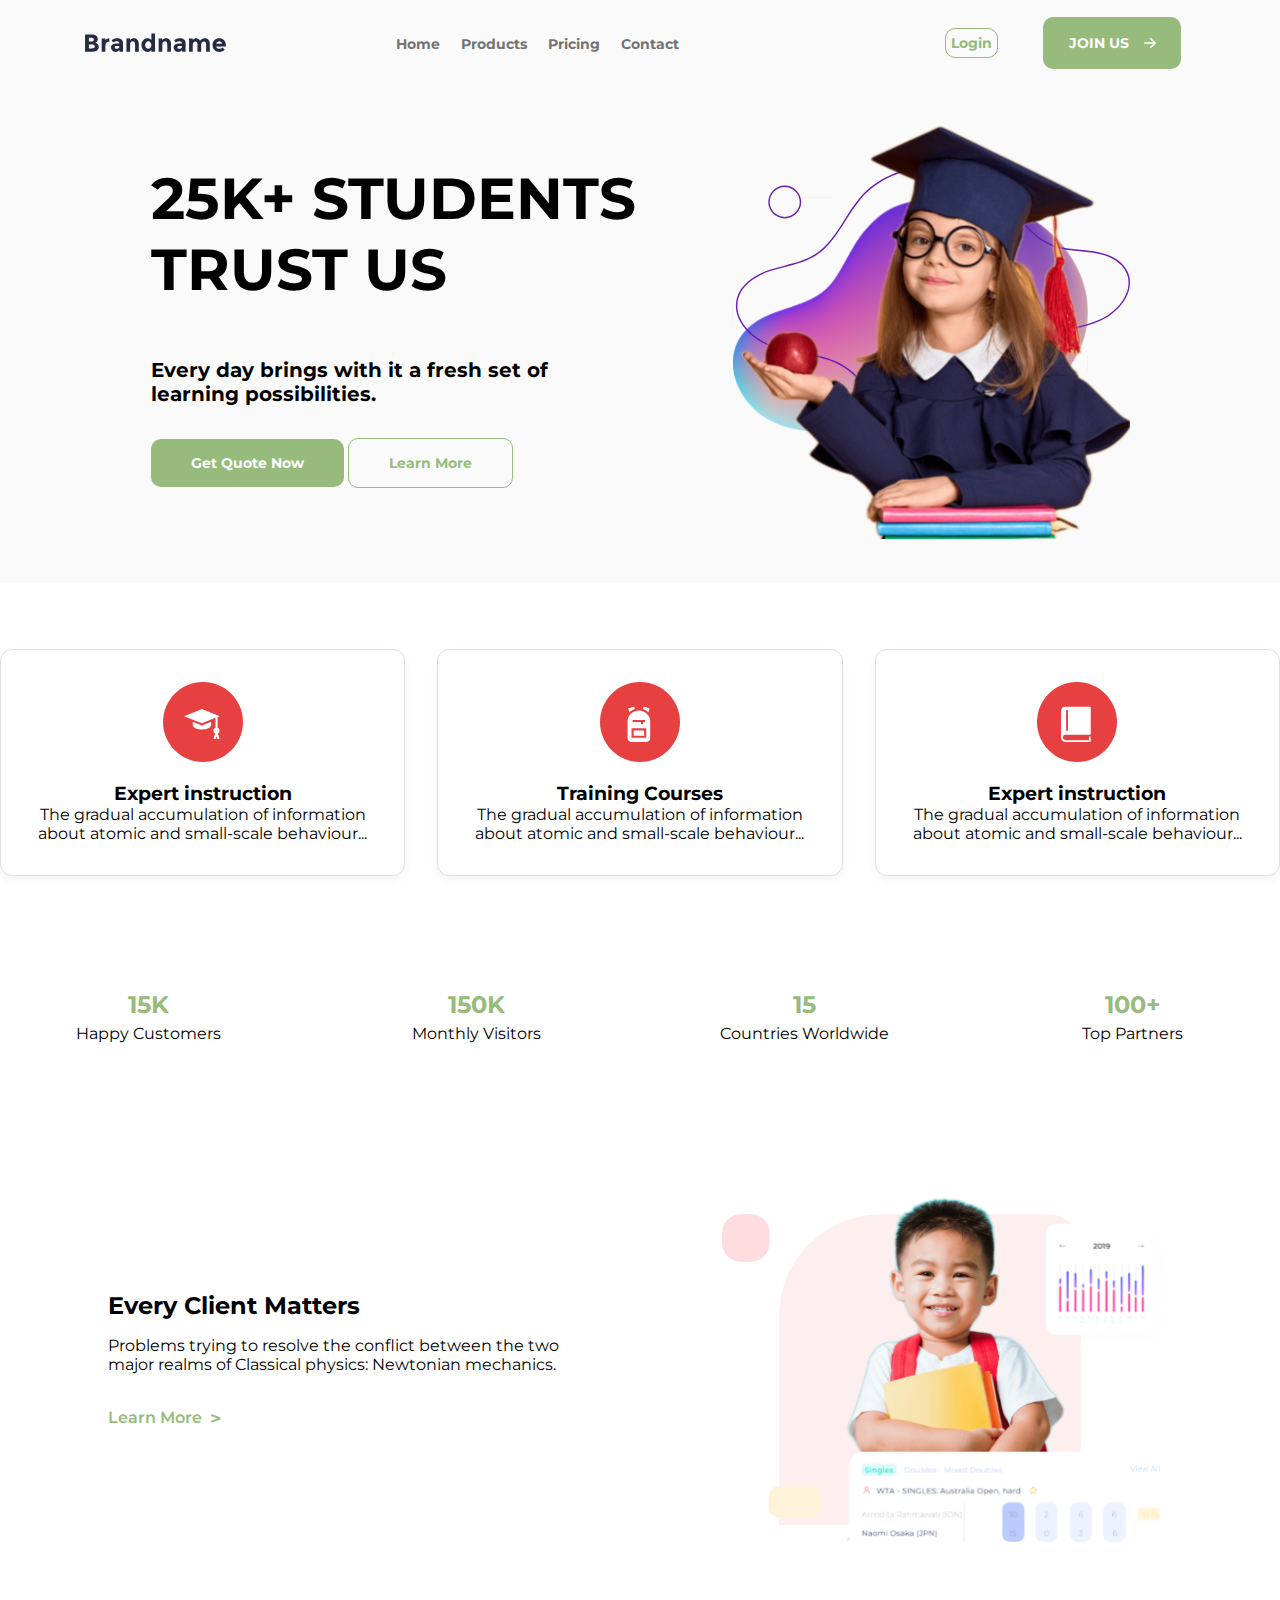
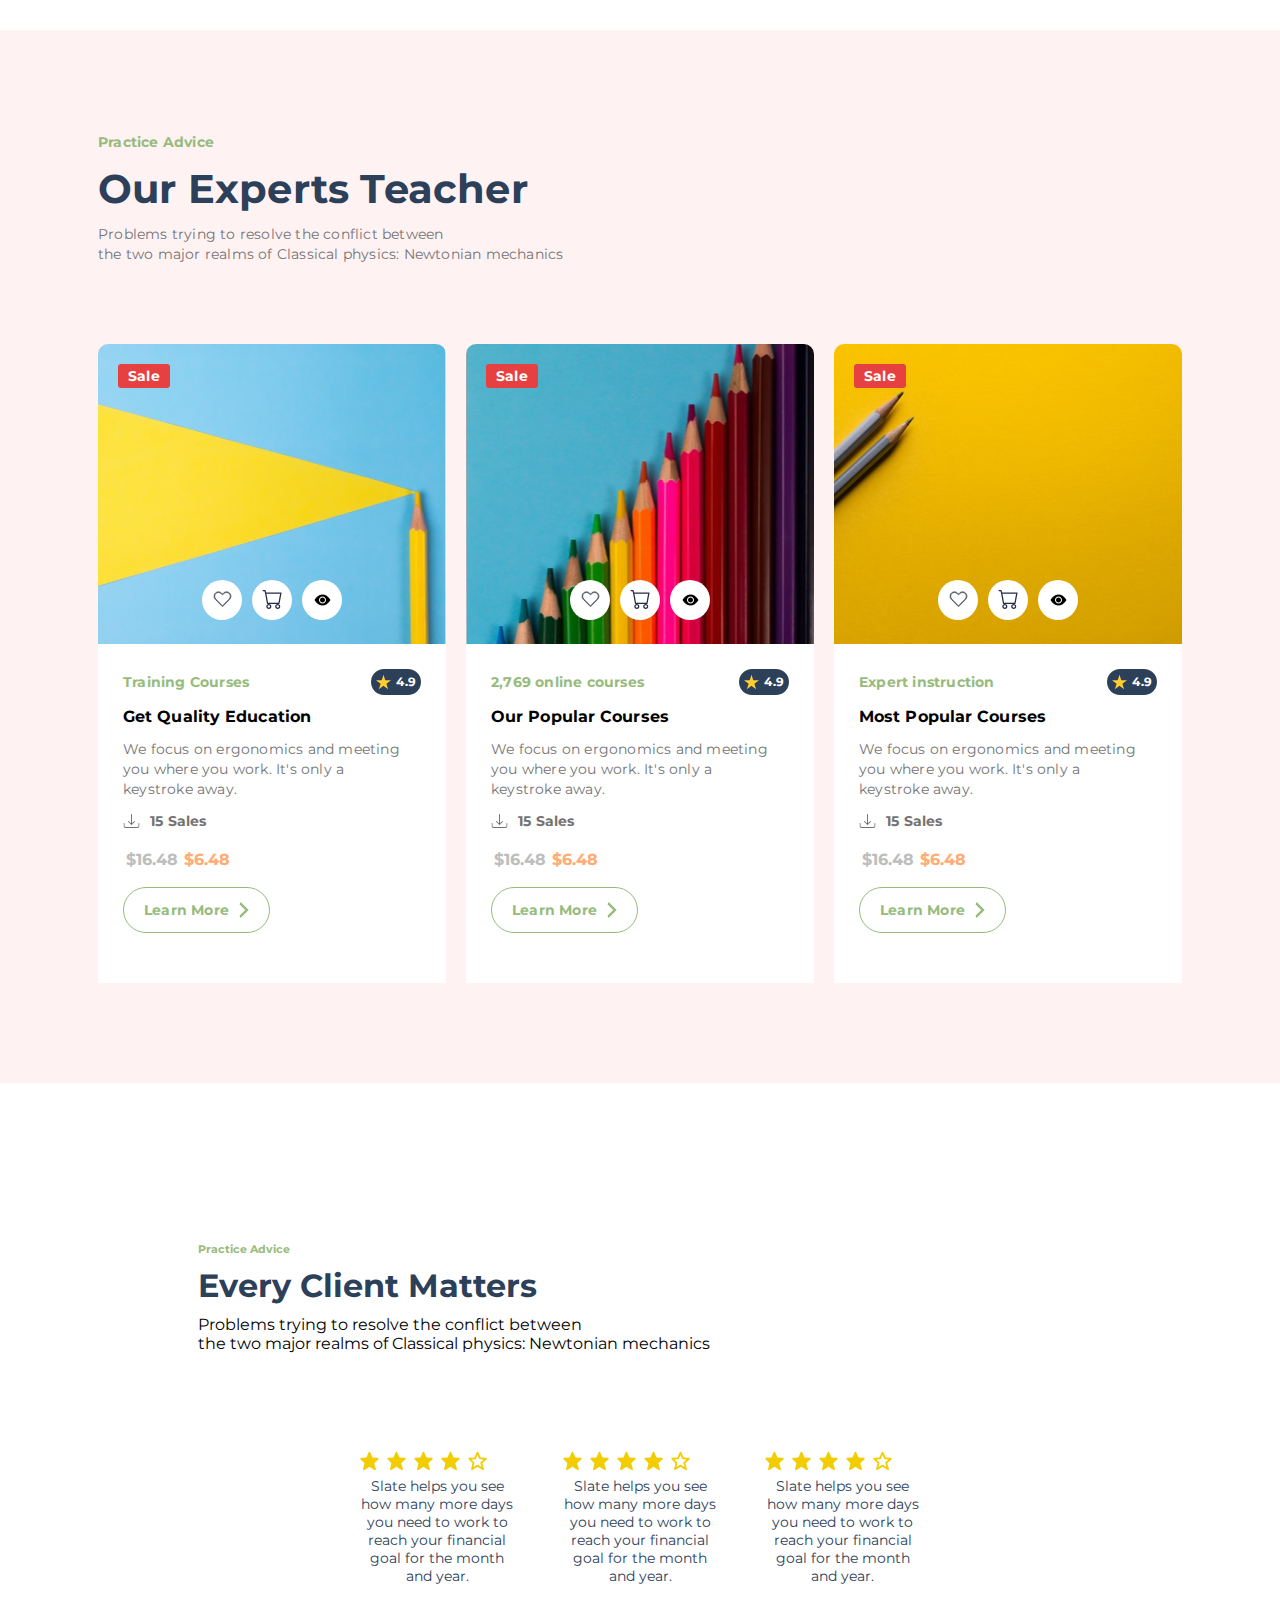
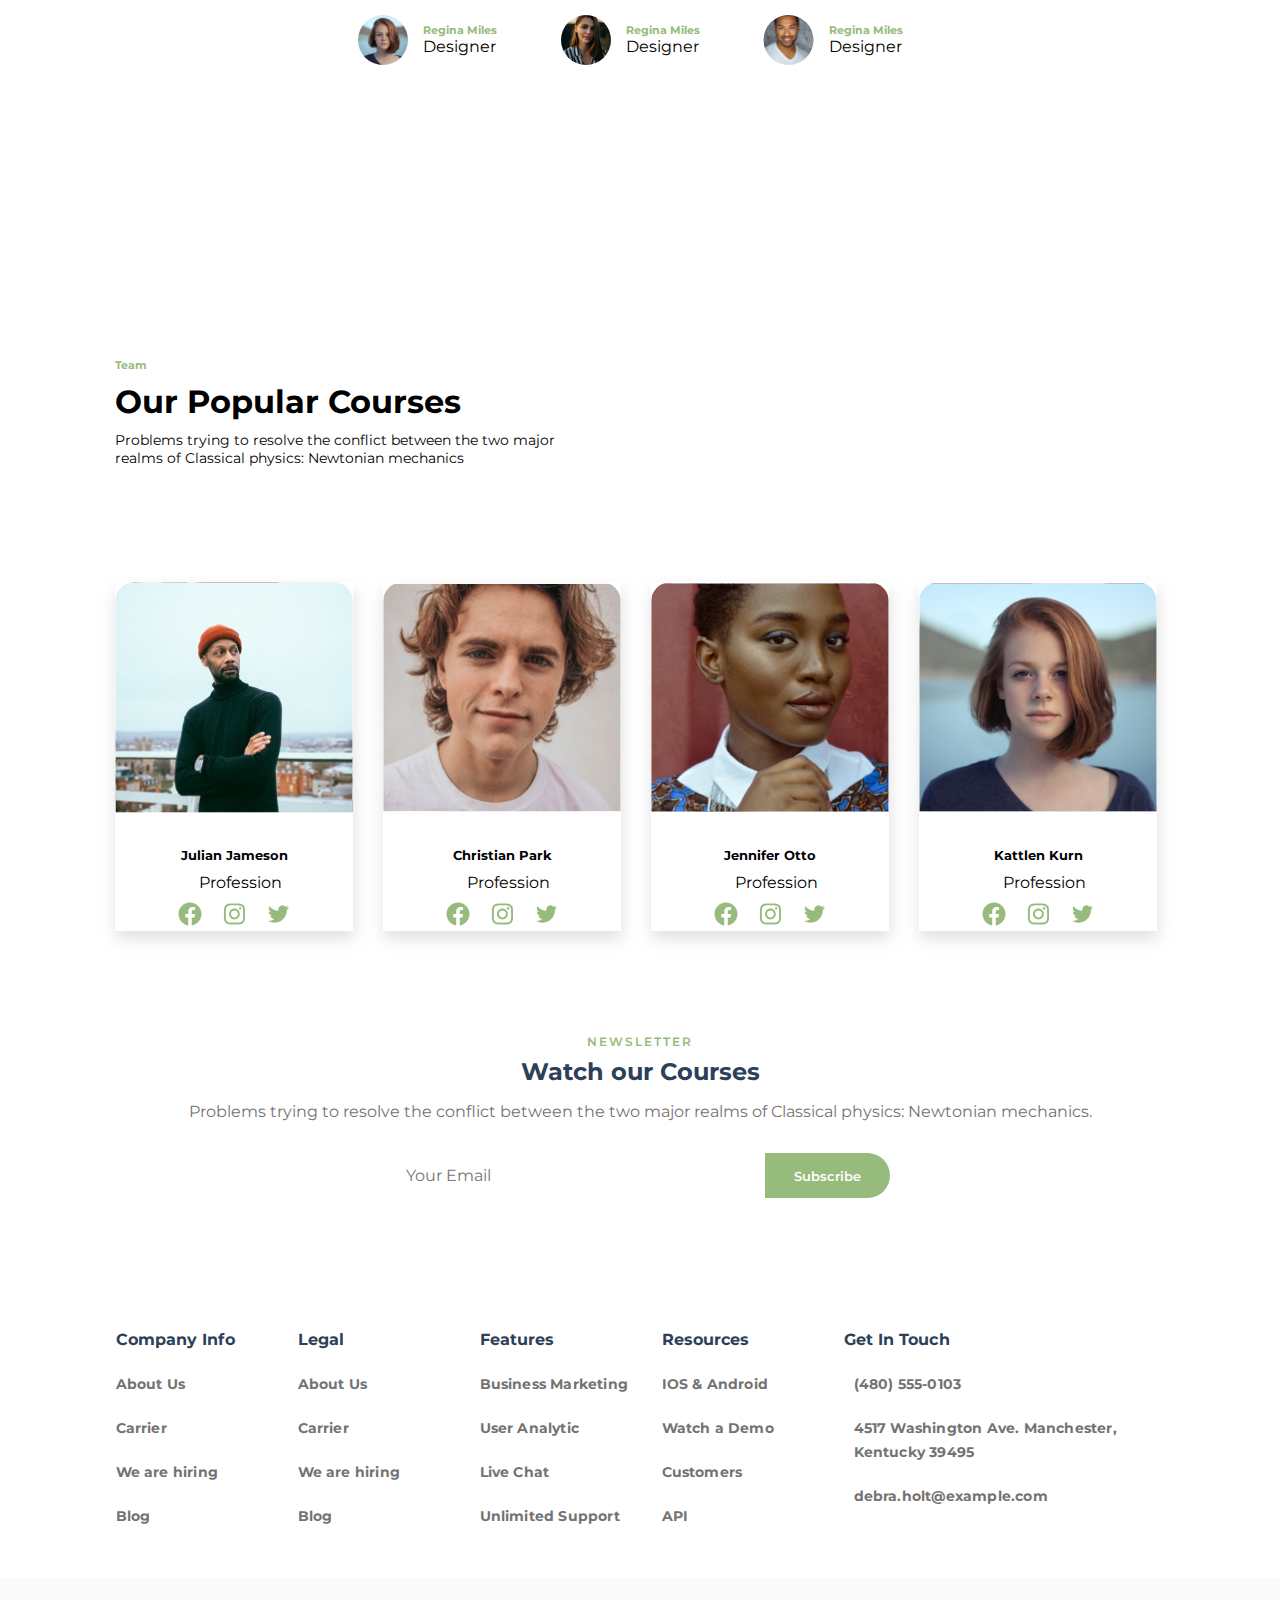
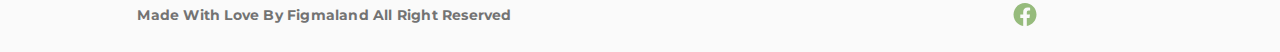
<file: index.html>
<!DOCTYPE html>
<html lang="en">

<head>
    <meta charset="UTF-8">
    <meta name="viewport" content="width=device-width, initial-scale=1.0">
    <title>School Recover</title>
    <link rel="stylesheet" href="./src/assets/styles/style.css">
    <link rel="preconnect" href="https://fonts.googleapis.com">
    <link rel="preconnect" href="https://fonts.gstatic.com" crossorigin>
    <link rel="shortcut icon" href="./src/assets/images/Logo-Brandname.svg" type="image/x-icon">
    <link href="https://fonts.googleapis.com/css2?family=Montserrat:ital,wght@0,100..900;1,100..900&display=swap"
        rel="stylesheet">

</head>

<body>
    <header>
        <!--=====Header principal=====-->
        <img class="logo" src="./src/assets/images/Logo-Brandname.svg" alt="Logo da empresa Brandname" loading="lazy" />

        <!--=====Navegação=====-->
        <nav class="navigation">
            <ul>
                <li><a href="#">Home</a></li>
                <li><a href="#">Products</a></li>
                <li><a href="#">Pricing</a></li>
                <li><a href="#">Contact</a></li>
            </ul>
        </nav>
        <!--=====Fim Navegação=====-->

        <!--=====Button container=====-->
        <section class="btn-container">
            <a class="btn-login" href="">Login</a>

            <a class="btn-join" href="">JOIN US
                <img class="arrow-right-btn" src="./src/assets/images/icn-arrow-right .icn-xs.svg"
                    alt="icone seta para direita" loading="lazy" />
            </a>
        </section>
        <!--=====Fim Button container=====-->
    </header>

    <!--=====Section Students=====-->
    <section class="hero-students">
        <div class="students-content">
            <h1>25K+ STUDENTS TRUST US</h1>
            <h4>Every day brings with it a fresh set of learning possibilities.</h4>

            <div class="btn-content">

                <a class="get-quate" href="">Get Quote Now</a>
                <a class="learn-more" href="">Learn More</a>

            </div>
        </div>

        <div class="student-image">
            <img src="./src/assets/images/img-girl.svg"
                alt="imagem de uma menina estudante usanso oculos e segurando uma maçã" loading="lazy" />
        </div>
    </section>
    <!--=====Fim Section Students=====-->

    <!-- EVERY CLIENT MATTERS -->
    <section class="every-client-matters">
        <div class="container cards-container">

            <article class="card">
                <img src="./src/assets/images/img-graduation_hat.svg" alt="Ícone de chapéu de graduação" loading="lazy">
                <h3>Expert instruction</h3>
                <p>The gradual accumulation of information about atomic and small-scale behaviour...</p>
            </article>

            <article class="card">
                <img src="./src/assets/images/img-robo.svg" alt="Ícone de robô" loading="lazy">
                <h3>Training Courses</h3>
                <p>The gradual accumulation of information about atomic and small-scale behaviour...</p>
            </article>

            <article class="card">
                <img src="./src/assets/images/img-book.svg" alt="Ícone de livro" loading="lazy">
                <h3>Expert instruction</h3>
                <p>The gradual accumulation of information about atomic and small-scale behaviour...</p>
            </article>

        </div>
    </section>

    <!-- OUR CLIENTS -->
    <section class="our-clients">
        <div class="container logo-clients">
            <div>
                <h2>15K</h2>
                <p>Happy Customers</p>
            </div>
            <div>
                <h2>150K</h2>
                <p>Monthly Visitors</p>
            </div>
            <div>
                <h2>15</h2>
                <p>Countries Worldwide</p>
            </div>
            <div>
                <h2>100+</h2>
                <p>Top Partners</p>
            </div>
        </div>
    </section>

    <!-- PIXELGRADE SECTION -->
    <section class="pixelgrade">
        <div class="container pixelgrade-content">
            <div class="text">
                <h2>Every Client Matters</h2>
                <p>Problems trying to resolve the conflict between the two major realms of Classical physics: Newtonian
                    mechanics.</p>
                <a href="#" class="btn-link">Learn More <span class="arrow"> > </span></a>
            </div>

            <div class="image">
                <img src="./src/assets/images/img-boy.svg"
                    alt="Desenho ilustrativo de uma pessoa segurando um celular enquanto outra pessoa mexe"
                    loading="lazy">
            </div>
        </div>
    </section>


    <!-- Section our experts -->
    <section class="our-experts">
        <div class="our-experts-container">
            <div class="our-experts-content">
                <span>Practice Advice</span>
                <h2>Our Experts Teacher</h2>
                <div class="content-paragraph">
                    <p>Problems trying to resolve the conflict between</p>
                    <p>the two major realms of Classical physics: Newtonian mechanics </p>
                </div>
            </div>
            <div class="our-experts-cards">
                <div class="card">
                    <div class="our-experts-cards-img-1">
                        <span>Sale</span>
                        <div class="icons">
                            <a href=""><img src="./src/assets/images/favorite-icon.svg" alt="Icone de favoritos"
                                    loading="lazy"></a>
                            <a href=""><img src="./src/assets/images/cart-icon.svg" alt="icone de carrinho"
                                    loading="lazy"></a>
                            <a href=""><img src="./src/assets/images/eyes-icon.svg" alt="icone de visualização"
                                    loading="lazy"></a>
                        </div>
                    </div>
                    <div class="our-experts-cards-content">
                        <div class="subtitle">
                            <p>Training Courses</p>
                            <div class="classification">
                                <img src="./src/assets/images/assessment-icon.svg" alt="icone de estrela"
                                    loading="lazy">
                                <p>4.9</p>
                            </div>
                        </div>
                        <h3>Get Quality Education</h3>
                        <p>We focus on ergonomics and meeting
                            you where you work. It's only a
                            keystroke away.</p>
                        <div class="sales">
                            <img src="./src/assets/images/download-icon.svg" alt="icone de download" loading="lazy">
                            <h4>15 Sales</h4>
                        </div>
                        <div class="price">
                            <h4 class="original-price">$16.48</h4>
                            <h4 class="sale-price">$6.48</h4>
                        </div>
                        <a class="cta-learn" href="">
                            <p>Learn More</p>
                            <img src="./src/assets/images/arrow.svg" alt="Ilustração de uma seta para a direita">
                        </a>
                    </div>
                </div>
                <div class="card">
                    <div class="our-experts-cards-img-2">
                        <span>Sale</span>
                        <div class="icons">
                            <a href=""><img src="./src/assets/images/favorite-icon.svg" alt="Icone de favoritos"
                                    loading="lazy"></a>
                            <a href=""><img src="./src/assets/images/cart-icon.svg" alt="icone de carrinho"
                                    loading="lazy"></a>
                            <a href=""><img src="./src/assets/images/eyes-icon.svg" alt="icone de visualização"
                                    loading="lazy"></a>
                        </div>
                    </div>
                    <div class="our-experts-cards-content">
                        <div class="subtitle">
                            <p>2,769 online courses </p>
                            <div class="classification">
                                <img src="./src/assets/images/assessment-icon.svg" alt="icone de estrela"
                                    loading="lazy">
                                <p>4.9</p>
                            </div>
                        </div>
                        <h3>Our Popular Courses</h3>
                        <p>We focus on ergonomics and meeting
                            you where you work. It's only a
                            keystroke away.</p>
                        <div class="sales">
                            <img src="./src/assets/images/download-icon.svg" alt="icone de download" loading="lazy">
                            <h4>15 Sales</h4>
                        </div>
                        <div class="price">
                            <h4 class="original-price">$16.48</h4>
                            <h4 class="sale-price">$6.48</h4>
                        </div>
                        <a class="cta-learn" href="">
                            <p>Learn More</p>
                            <img src="./src/assets/images/arrow.svg" alt="Ilustração de uma seta para a direita">
                        </a>
                    </div>
                </div>
                <div class="card">
                    <div class="our-experts-cards-img-3">
                        <span>Sale</span>
                        <div class="icons">
                            <a href=""><img src="./src/assets/images/favorite-icon.svg" alt="Icone de favoritos"
                                    loading="lazy"></a>
                            <a href=""><img src="./src/assets/images/cart-icon.svg" alt="icone de carrinho"
                                    loading="lazy"></a>
                            <a href=""><img src="./src/assets/images/eyes-icon.svg" alt="icone de visualização"
                                    loading="lazy"></a>
                        </div>
                    </div>
                    <div class="our-experts-cards-content">
                        <div class="subtitle">
                            <p>Expert instruction</p>
                            <div class="classification">
                                <img src="./src/assets/images/assessment-icon.svg" alt="icone de estrela"
                                    loading="lazy">
                                <p>4.9</p>
                            </div>
                        </div>
                        <h3>Most Popular Courses</h3>
                        <p>We focus on ergonomics and meeting
                            you where you work. It's only a
                            keystroke away.</p>
                        <div class="sales">
                            <img src="./src/assets/images/download-icon.svg" alt="icone de download" loading="lazy">
                            <h4>15 Sales</h4>
                        </div>
                        <div class="price">
                            <h4 class="original-price">$16.48</h4>
                            <h4 class="sale-price">$6.48</h4>
                        </div>
                        <a class="cta-learn" href="">
                            <p>Learn More</p>
                            <img src="./src/assets/images/arrow.svg" alt="Ilustração de uma seta para a direita">
                        </a>
                    </div>
                </div>
            </div>
        </div>
    </section>
    <!-- FIm da Section our experts -->

    <section class="container-advice">
        <div class="practice-advice">
            <h6>Practice Advice</h6>
            <h1>Every Client Matters</h1>
            <div>
                <p>Problems trying to resolve the conflict between</p>
                <p>the two major realms of Classical physics: Newtonian mechanics </p>
            </div>
        </div>


        <div class="container-helps">
            <article class="card-Designer">
                <div class="card-Designer-feedback">
                    <img src="./src/assets/images/stars.svg" alt="">
                    <p class="paragrafo">Slate helps you see
                        how many more days
                        you need to work to
                        reach your financial
                        goal for the month
                        and year.
                    </p>
                </div>
                <div class="card-perfil">
                    <img src="./src/assets/images/testimonial-user-cover-202.svg" alt="">
                    <div class="container-Designer">
                        <h6>Regina Miles</h6>
                        <p>Designer</p>
                    </div>
                </div>


            </article>

            <article class="card-Designer">
                <div class="card-Designer-feedback">
                    <img src="./src/assets/images/stars.svg" alt="">
                    <p class="paragrafo">Slate helps you see
                        how many more days
                        you need to work to
                        reach your financial
                        goal for the month
                        and year.
                    </p>
                </div>
                <div class="card-perfil">
                    <img src="./src/assets/images/testimonial-user-cover-99.svg" alt="">
                    <div class="container-Designer">
                        <h6>Regina Miles</h6>
                        <p>Designer</p>
                    </div>
                </div>

            </article>

            <article class="card-Designer">
                <div class="card-Designer-feedback">
                    <img src="./src/assets/images/stars.svg" alt="">
                    <p class="paragrafo">Slate helps you see
                        how many more days
                        you need to work to
                        reach your financial
                        goal for the month
                        and year.</p>
                </div>
                <div class="card-perfil">
                    <img src="./src/assets/images/testimonial-user-cover-86.svg" alt="">
                    <div class="container-Designer">
                        <h6>Regina Miles</h6>
                        <p>Designer</p>
                    </div>
                </div>

            </article>


        </div>

    </section>

    <!--=====Section Popular Courses=====-->
    <section class="hero-popular">
        <!-- <div class="popular-content"> -->
        <div class="courses-content">
            <h6 class="team-active">Team</h6>
            <h1>Our Popular Courses</h1>
            <p>Problems trying to resolve the conflict between
                the two major realms of Classical physics: Newtonian mechanics </p>
        </div>

        <div class="profession-container">
            <article class="cards-profession">
                <img class="img-profession" src="./src/assets/images/user-cover-1.svg"
                    alt="imagem de um homem negro com touca vermelha e braços cruzados com camisa manga longa preta"
                    loading="lazy">
                <h5>Julian Jameson</h5>
                <p>Profession</p>
                <section class="icons-social-media">
                    <img src="./src/assets/images/facebook.svg" alt="" loading="lazy">
                    <img src="./src/assets/images/ant-design_instagram-outlined.svg" alt="" loading="lazy">
                    <img src="./src/assets/images/ant-design_twitter-outlined.svg" alt="" loading="lazy">
                </section>
            </article>

            <article class="cards-profession">
                <img class="img-profession" src="./src/assets/images/user-cover-2.svg"
                    alt="imagem de um homem negro com touca vermelha e braços cruzados com camisa manga longa preta"
                    loading="lazy">
                <h5>Christian Park</h5>
                <p>Profession</p>
                <section class="icons-social-media">
                    <img src="./src/assets/images/facebook.svg" alt="" loading="lazy">
                    <img src="./src/assets/images/ant-design_instagram-outlined.svg" alt="" loading="lazy">
                    <img src="./src/assets/images/ant-design_twitter-outlined.svg" alt="" loading="lazy">
                </section>
            </article>

            <article class="cards-profession">
                <img class="img-profession" src="./src/assets/images/user-cover-3.svg"
                    alt="imagem de um homem negro com touca vermelha e braços cruzados com camisa manga longa preta"
                    loading="lazy">
                <h5>Jennifer Otto</h5>
                <p>Profession</p>
                <section class="icons-social-media">
                    <img src="./src/assets/images/facebook.svg" alt="" loading="lazy">
                    <img src="./src/assets/images/ant-design_instagram-outlined.svg" alt="" loading="lazy">
                    <img src="./src/assets/images/ant-design_twitter-outlined.svg" alt="" loading="lazy">
                </section>
            </article>

            <article class="cards-profession">
                <img class="img-profession" src="./src/assets/images/user-cover-4.svg"
                    alt="imagem de um homem negro com touca vermelha e braços cruzados com camisa manga longa preta"
                    loading="lazy">
                <h5>Kattlen Kurn</h5>
                <p>Profession</p>
                <section class="icons-social-media">
                    <img src="./src/assets/images/facebook.svg" alt="" loading="lazy">
                    <img src="./src/assets/images/ant-design_instagram-outlined.svg" alt="" loading="lazy">
                    <img src="./src/assets/images/ant-design_twitter-outlined.svg" alt="" loading="lazy">
                </section>
            </article>
        </div>
        <!-- </div> -->
    </section>
    <!--=====Fim Section Popular Courses=====-->


    <!-- NEWSLETTER -->
    <section class="newsletter">
        <div class="container">
            <h6>Newsletter</h6>
            <h2>Watch our Courses</h2>
            <p>Problems trying to resolve the conflict between the two major realms of Classical physics: Newtonian
                mechanics.</p>

            <form class="newsletter-form">
                <input type="email" placeholder="Your Email" required>
                <button type="submit" class="btn-primary">Subscribe</button>
            </form>
        </div>
    </section>

    <!-- Footer -->
    <footer>
        <div class="footer-container">
            <div class="footer-navigation">
                <h4>Company Info</h4>
                <a href="">About Us</a>
                <a href="">Carrier</a>
                <a href="">We are hiring</a>
                <a href="">Blog</a>
            </div>
            <div class="footer-navigation">
                <h4>Legal</h4>
                <a href="">About Us</a>
                <a href="">Carrier</a>
                <a href="">We are hiring</a>
                <a href="">Blog</a>
            </div>
            <div class="footer-navigation">
                <h4>Features</h4>
                <a href="">Business Marketing</a>
                <a href="">User Analytic</a>
                <a href="">Live Chat</a>
                <a href="">Unlimited Support</a>
            </div>
            <div class="footer-navigation">
                <h4>Resources</h4>
                <a href="">IOS & Android</a>
                <a href="">Watch a Demo</a>
                <a href="">Customers</a>
                <a href="">API</a>
            </div>
            <div class="footer-navigation">
                <h4>Get In Touch</h4>
                <div class="footer-contact">
                    <img src="./src/assets/images/phone.svg" alt="ilustração de um telefone" loading="lazy">
                    <a href="">(480) 555-0103</a>
                </div>
                <div class=" localization">
                    <img src="./src/assets/images/localization.svg" alt="ilustração de localizador de mapa"
                        loading="lazy">
                    <a href="">4517 Washington Ave. Manchester, Kentucky 39495</a>
                </div>
                <div class="footer-contact ">
                    <img src="./src/assets/images/mail.svg" alt="ilustração de um email" loading="lazy">
                    <a href="">debra.holt@example.com</a>
                </div>

            </div>

        </div>
        <div class="footer-reserved">
            <p>Made With Love By Figmaland All Right Reserved</p>
            <div class="socials">
                <img src="./src/assets/images/facebook.svg" alt="logo do facebook" loading="lazy">
                <img src="./src/assets/images/instagram.svg" alt="logo do instagram" loading="lazy">
                <img src="./src/assets/images/tweeter.svg" alt="logo do tweeter" loading="lazy">
            </div>
        </div>
    </footer>
    <!-- FIm do Footer -->

</body>

</html>
</file>
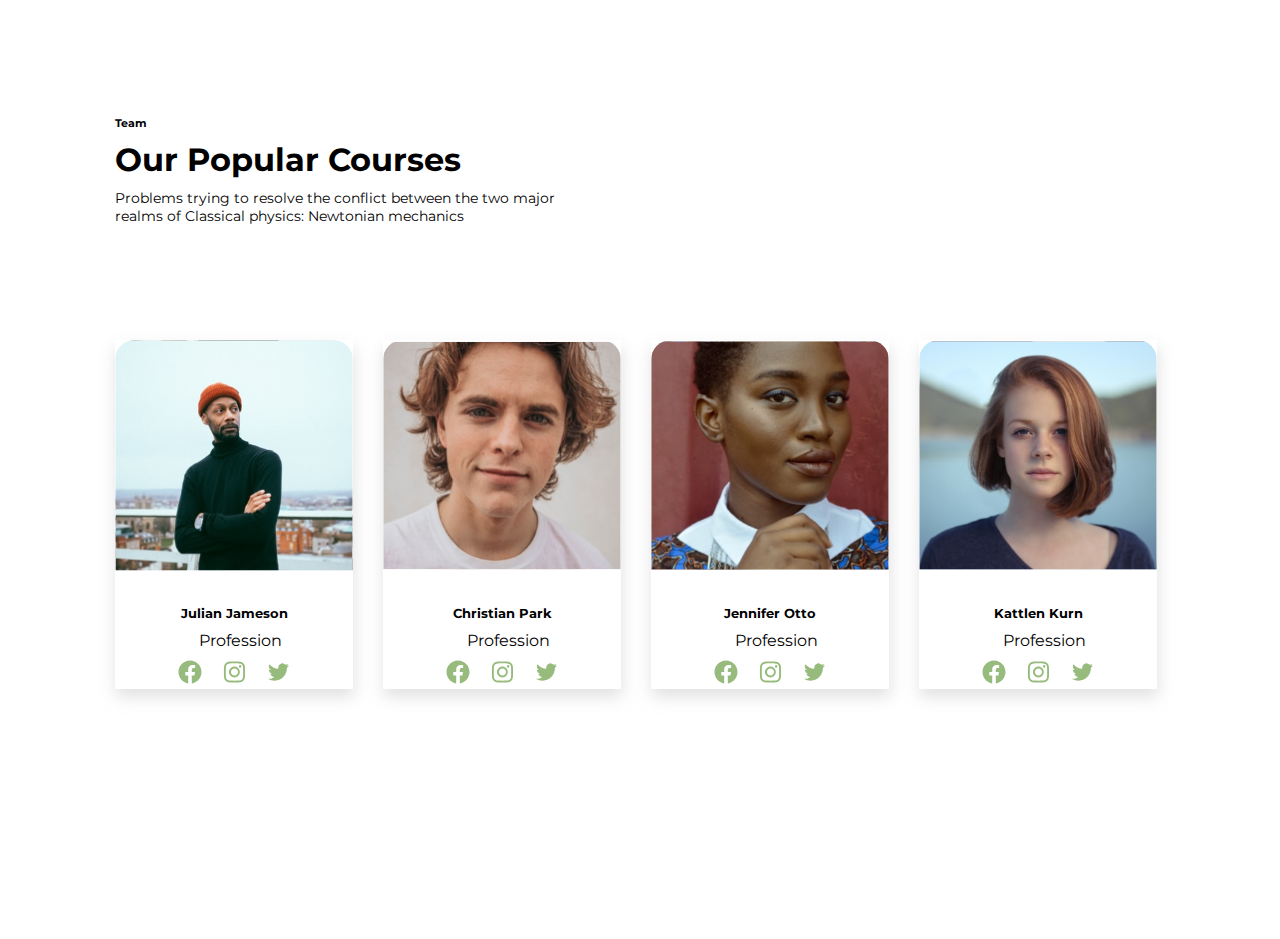
<file: index-course.html>
<!DOCTYPE html>
<html lang="en">
<head>
    <meta charset="UTF-8">
    <meta name="viewport" content="width=device-width, initial-scale=1.0">
    <!--=====Google fontes=====-->
    <link
      href="https://fonts.googleapis.com/css2?family=Montserrat:ital,wght@0,100..900;1,100..900&display=swap"
      rel="stylesheet"
    />
    <link rel="preconnect" href="https://fonts.googleapis.com" />
    <link rel="preconnect" href="https://fonts.gstatic.com" crossorigin />
    <!--===== Fim Google fontes=====-->

    <link rel="stylesheet" href="./src/styles/global.css" />
    <link rel="stylesheet" href="./src/styles/style.css" />
    <title>School-recover</title>
    
</head>
<body>
    <!--=====Section Popular Courses=====-->
      <section class="hero-popular">
        <!-- <div class="popular-content"> -->
          <div class="courses-content">
            <h6 class="team-active">Team</h6>
            <h1>Our Popular Courses</h1>
            <p>Problems trying to resolve the conflict between
              the two major realms of Classical physics: Newtonian mechanics </p>
          </div>

            <div class="profession-container">
              <article class="cards-profession">
                <img class="img-profession" src="./src/assets/images/user-cover-1.svg" alt="imagem de um homem negro com touca vermelha e braços cruzados com camisa manga longa preta"loading="lazy">
                <h5>Julian Jameson</h5>
                <p>Profession</p>
                <section class="icons-social-media">
                  <img src="./src/assets/images/facebook.svg" alt=""loading="lazy">
                  <img src="./src/assets/images/ant-design_instagram-outlined.svg" alt=""loading="lazy">
                  <img src="./src/assets/images/ant-design_twitter-outlined.svg" alt=""loading="lazy">
                </section>
              </article>

              <article class="cards-profession">
                <img class="img-profession" src="./src/assets/images/user-cover-2.svg" alt="imagem de um homem negro com touca vermelha e braços cruzados com camisa manga longa preta"loading="lazy">
                <h5>Christian Park</h5>
                <p>Profession</p>
                <section class="icons-social-media">
                  <img src="./src/assets/images/facebook.svg" alt=""loading="lazy">
                  <img src="./src/assets/images/ant-design_instagram-outlined.svg" alt=""loading="lazy">
                  <img src="./src/assets/images/ant-design_twitter-outlined.svg" alt=""loading="lazy">
                </section>
              </article>

              <article class="cards-profession">
                <img class="img-profession" src="./src/assets/images/user-cover-3.svg" alt="imagem de um homem negro com touca vermelha e braços cruzados com camisa manga longa preta"loading="lazy">
                <h5>Jennifer Otto</h5>
                <p>Profession</p>
                <section class="icons-social-media">
                  <img src="./src/assets/images/facebook.svg" alt=""loading="lazy">
                  <img src="./src/assets/images/ant-design_instagram-outlined.svg" alt=""loading="lazy">
                  <img src="./src/assets/images/ant-design_twitter-outlined.svg" alt=""loading="lazy">
                </section>
              </article>

              <article class="cards-profession">
                <img class="img-profession" src="./src/assets/images/user-cover-4.svg" alt="imagem de um homem negro com touca vermelha e braços cruzados com camisa manga longa preta"loading="lazy">
                <h5>Kattlen Kurn</h5>
                <p>Profession</p>
                <section class="icons-social-media">
                  <img src="./src/assets/images/facebook.svg" alt=""loading="lazy">
                  <img src="./src/assets/images/ant-design_instagram-outlined.svg" alt=""loading="lazy">
                  <img src="./src/assets/images/ant-design_twitter-outlined.svg" alt=""loading="lazy">
                </section>
              </article>
            </div>
        <!-- </div> -->
      </section>
      <!--=====Fim Section Popular Courses=====-->
</body>
</html>
</file>
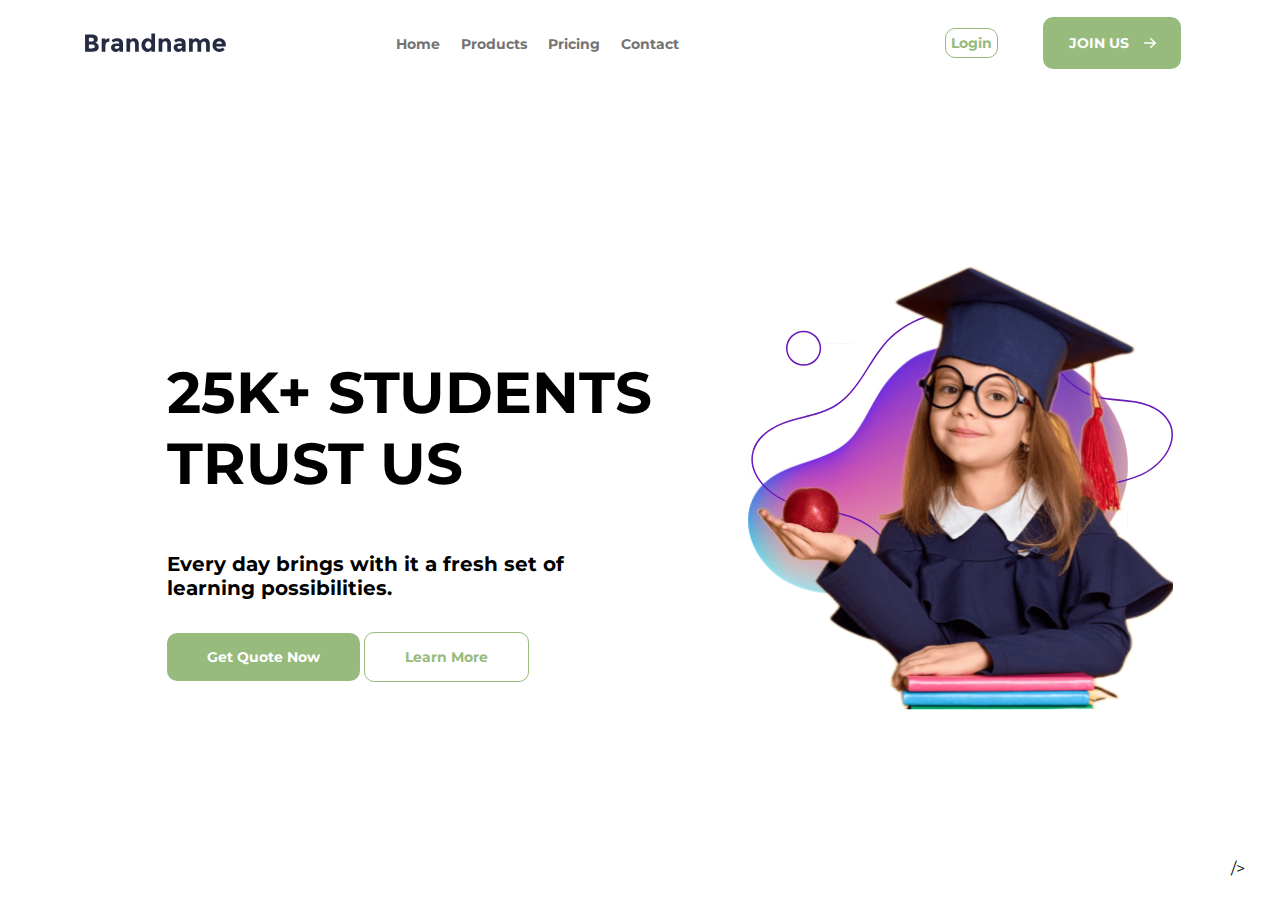
<file: index-header.html>
<!DOCTYPE html>
<html lang="en">
  <head>
    <meta charset="UTF-8" />
    <meta name="viewport" content="width=device-width, initial-scale=1.0" />
    <!--=====Google fontes=====-->
    <link
      href="https://fonts.googleapis.com/css2?family=Montserrat:ital,wght@0,100..900;1,100..900&display=swap"
      rel="stylesheet"
    />
    <link rel="preconnect" href="https://fonts.googleapis.com" />
    <link rel="preconnect" href="https://fonts.gstatic.com" crossorigin />
    <!--===== Fim Google fontes=====-->
    <link rel="shortcut icon" href="./src/assets/images/Logo-Brandname.svg" type="image/x-icon">
    <link rel="stylesheet" href="./src/styles/global.css" />
    <link rel="stylesheet" href="./src/styles/style.css" />
    <title>Document</title>
  </head>
  <body>
    <header>
      <!--=====Header principal=====-->
      <img
        class="logo"
        src="./src/assets/images/Logo-Brandname.svg"
        alt="Logo da empresa Brandname"
        loading="lazy"
      />

      <!--=====Navegação=====-->
      <nav class="navigation">
        <ul>
          <li><a href="#">Home</a></li>
          <li><a href="#">Products</a></li>
          <li><a href="#">Pricing</a></li>
          <li><a href="#">Contact</a></li>
        </ul>
      </nav>
      <!--=====Fim Navegação=====-->

      <!--=====Button container=====-->
      <section class="btn-container">
        <a class="btn-login" href="">Login</a>

        <a class="btn-join" href=""
          >JOIN US
          <img
            class="arrow-right-btn"
            src="./src/assets/images/icn-arrow-right .icn-xs.svg"
            alt="icone seta para direita"
            loading="lazy"
          />
        </a>
      </section>
      <!--=====Fim Button container=====-->
    </header>

    <!--=====Section Students=====-->
    <section class="hero-students">
      <div class="students-content">
        <h1>25K+ STUDENTS TRUST US</h1>
        <h4>Every day brings with it a fresh set of learning possibilities.</h4>

        <div class="btn-content">
         
          <a class="get-quate" href="">Get Quote Now</a>
          <a class="learn-more" href="">Learn More</a>
          
        </div>
      </div>

      <div class="student-image">
        <img src="./src/assets/images/img-girl.svg"
                alt="imagem de uma menina estudante usando oculos e segurando uma maçã" loading="lazy" />
        />
      </div>
    </section>
    <!--=====Fim Section Students=====-->

    <!--=====Fim Header principal=====-->

    <!--=====Conteúdo principal=====-->
    <main></main>
    <!--===== Fim Conteúdo principal=====-->
  </body>
</html>
</file>
<file: src/assets/styles/style.css>
@import url(global.css);
*{
    margin: 0;
    padding: 0;
    text-decoration: none;
    list-style: none;
    box-sizing: border-box;
    font-family: "Montserrat", sans-serif;
}

/* =============== Header ============== */
header {
    display: flex;
    justify-content: center;
    align-items: center;
    padding: 17px 150px 16px 136px;
    gap: 170px;
    background-color: var(--font--color--light-gray-1);
}

.logo {
    max-width: 141px;
    height: 42px;
}

.navigation ul {
    display: flex;
    justify-content: center;
    gap: 21px;
    margin-right: 96px;
}

.navigation a {
    font-size: var(--font-size-14);
    font-weight: var(--font-weight-bold);
    color: var(--font--color--second-text-color);
}

.navigation a:hover {
    color: var(--font--color--primary-color);
}

/* =====Button container===== */
.btn-container {
    display: flex;
    justify-content: center;
    align-items: center;
    gap: 45px;
}

.btn-login {
    border: 1px solid var(--font--color--primary-color);
    border-radius: 10px;
    padding: 5px;
    color: var(--font--color--primary-color);
    font-size: var(--font-size-14);
    font-weight: var(--font-weight-bold);
    transition: 1.5s;
}

.btn-login:hover {
    border-radius: 10px;
    border: none;
    color: var(--font--color--light-background-color);
    background-color: var(--font--color--dark-background-color);

}

.btn-join {
    display: flex;
    justify-content: center;
    align-items: center;
    color: var(--font--color--light-background-color);
    font-size: var(--font-size-14);
    font-weight: var(--font-weight-bold);
    border-radius: 10px;
    gap: 15px;
    width: 138px;
    height: 52px;
    background-color: var(--font--color--primary-color);
    transition: 1s;
}

.btn-join:hover {
    color: var(--font--color--primary-color);
    background-color: var(--font--color--dark-background-color);
    border: none;
}

/* =====Fim Button container===== */

/* ===============Fim do Header ============== */

/* ===============Section Students container ============== */
.hero-students {

    max-width: 1440px;
    display: flex;
    justify-content: center;
    align-items: center;
    gap: 85px;
    margin: auto;
    background-color: var(--font--color--light-gray-1);
}

.students-content {
    width: 494px;
    height: 342px;
    /* margin: 199px 84px 149px 167px; */
}

.students-content h1 {
    width: 494px;
    height: 160px;
    font-size: var(--font-size-58);
}

.students-content h4 {
    width: 470px;
    height: 60px;
    font-size: var(--font-size-20);
    margin-top: 35px;
}

.btn-content {
    margin-top: 35px;

}

.get-quate {
    width: 195px;
    height: 52px;
    padding: 15px 40px;
    border-radius: 10px;
    color: var(--font--color--light-background-color);
    font-size: var(--font-size-14);
    font-weight: var(--font-weight-bold);
    background-color: var(--font--color--primary-color);
}

.get-quate:hover {
    background-color: #FFFFFF;
    color: #96BB7C;
    border: 1px solid #96BB7C;
}

.learn-more {
    width: 165px;
    height: 52px;
    color: #96BB7C;
    border: 1px solid #96BB7C;
    padding: 15px 40px;
    border-radius: 10px;
    font-size: var(--font-size-14);
    font-weight: var(--font-weight-bold);

}

.learn-more:hover {
    color: var(--font--color--primary-color);
    background-color: var(--font--color--dark-background-color);
    border: none;
}

.student-image img {
    width: 400px;   
    transition: 3s;
    padding: 40px 0;
}

.student-image img:hover {
    border-radius: 280px;
    transform: rotate(360deg);
    cursor: pointer;
}

/* ===============Fim Section Students container ============== */

.btn-primary {
  background-color: var(--font--color--primary-color);
  color: var(--font--color--light-text-color);
  border: none;
  padding: 0.8rem 1.8rem;
  border-radius: 30px;
  font-weight: var(--font-weight-semibold);
  cursor: pointer;
  transition: background 0.3s;
}

.btn-primary:hover {
  background-color: var(--font--color--hover-color);
}

/* ===================== */
/* EVERY CLIENT MATTERS  */
/* ===================== */
.every-client-matters {
  padding: 1rem 0;
}

.cards-container {
  display: grid;
  grid-template-columns: repeat(auto-fit, minmax(250px, 1fr));
  gap: 2rem;
  text-align: center;
  padding: 50px 0;
}

.cards-container .card {
  background: #fff;
  border: 1px solid #e0e0e0;  /* borda leve */
  border-radius: 12px;
  padding: 2rem 1.5rem;
  box-shadow: 0 4px 10px rgba(0,0,0,0.05);
  transition: transform 0.3s ease, box-shadow 0.3s ease;
  cursor: pointer; /* efeito clicável */
}

.cards-container .card:hover {
  transform: translateY(-8px);
  box-shadow: 0 8px 20px rgba(0,0,0,0.12);
  border-color: var(--font--color--primary-color);
}

.cards-container .card img {
    margin-bottom: 1rem;
    width: 80px;
}

/* ===================== */
/* OUR CLIENTS           */
/* ===================== */
.our-clients {
  padding: 3rem 0;
  text-align: center;
}

.logo-clients {
  display: grid;
  grid-template-columns: repeat(4, 1fr);
  gap: 2rem;
}

.logo-clients h2 {
  font-size: var(--font-size-24);
  color: var(--font--color--primary-color);
}

.logo-clients p {
  margin-top: 0.3rem;
}

/* ===================== */
/* PIXELGRADE SECTION    */
/* ===================== */
.pixelgrade {
  padding: 5rem 0;
}

.pixelgrade-content {
  display: flex;
  justify-content: center;
  gap: 114px;
  align-items: center;
}

.pixelgrade-content .text p {
  margin: 1rem 0 2rem 0;
  max-width: 500px;
}

.pixelgrade-content img {
  width: 100%;
  max-width: 450px;
  display: block;
  margin: 0 auto;
}

/* Botão estilo link - Pixelgrade */
.btn-link {
  display: inline-flex;
  align-items: center;
  gap: 8px;
  font-weight: var(--font-weight-semibold);
  color: var(--font--color--primary-color);
  text-decoration: none;
  font-size: var(--font-size-16);
  transition: color 0.3s ease;
}

.btn-link .arrow {
  font-size: 1.2rem;
  transition: transform 0.3s ease;
}

.btn-link:hover {
  color: var(--font--color--hover-color);
}

.btn-link:hover .arrow {
  transform: translateX(5px);
}




/* ===============Section Popular Courses ============== */
.hero-popular {
    width: 1050px;
    height: 600px;
    margin: auto;
}

.courses-content {
    width: 1044px;
    height: 116px;
    margin-top: 112px;
    padding: 5px 0px;
}

.courses-content h1 {
    margin: 10px 204px 10px 0px;
}

.courses-content p {
    width: 463px;
    font-size: var(--font-size-14);
}

.team-active {
    color: var(--font--color--primary-color);
}

.profession-container {
    display: flex;
    width: 1050px;
    height: 375px;
    text-align: center;
    margin-top: 112px;
    gap: 30px;


}

.cards-profession {
    width: 238px;
    height: 349px;
    text-align: center;
    gap: 20px;
    box-shadow: 1px 8px 15px rgba(184, 181, 181, 0.411);
    transition: 1s;
}

.cards-profession:hover {
    transform: scale(1.05);
}

.cards-profession h5 {
    margin: 30px 50px 10px 50px;
}

.cards-profession p {
    margin: 10px 83.5px 10px 83.5px;
}

.icons-social-media {
    margin: 10px 60px 30px 60px;
}

.img-profession {
    width: 238px;
    height: 231px;
    border-radius: 20px 20px 0px 0px;
}


.icons-social-media img {
    width: 24px;
    height: 24px;
}

.icons-social-media {
    display: flex;
    justify-content: center;
    align-items: center;
    gap: 20px;
}

/* ===============Fim Section Popular Courses ============== */


/* --------------Section our experts ----------------*/
.our-experts{
    display: flex;
    flex-direction: column;
    justify-content: center;
    align-items: center;
    background-color: var(--font--color--faded-secondary-color-2);
}
.our-experts-container{
    display: flex;
    flex-direction: column;
    justify-content: center;
    align-items: start;
    gap: 80px;
    padding: 100px 0;
}
.our-experts-content{
    display: flex;
    flex-direction: column;
    justify-content: center;
    align-items: start;
    gap: 10px;
}
.our-experts-content span{
    font-weight: var(--font-weight-bold);
    font-size: var(--font-size-14);
    line-height: 24px;
    letter-spacing: 0.2px;
    color: var(--font--color--primary-color);
}
.our-experts-content h2{
    font-weight: var(--font-weight-bold);
    font-size: var(--font-size-40);
    line-height: 50px;
    letter-spacing: 0.2px;
    color: var(--font--color--text-color);
}
.our-experts-content p{    
    font-size: var(--font-size-14);
    line-height: 20px;
    letter-spacing: 0.2px;
    color: var(--font--color--second-text-color);
}


.our-experts-cards{
    display: flex;
    justify-content: center;
    align-items: center;
    gap: 20px;
}
.our-experts-cards-img-1{
    background-image: url(../images/card-1.svg);
    border-radius: 10px 10px 0px 0px;
}
.our-experts-cards-img-2{
    background-image: url(../images/card-2.svg);
    border-radius: 10px 10px 0px 0px;
}
.our-experts-cards-img-3{
    background-image: url(../images/card-3.svg);
    border-radius: 10px 10px 0px 0px;
}
.our-experts-cards-img-1, .our-experts-cards-img-2, .our-experts-cards-img-3{
    width: 348px;
    height: 300px;
    background-size: cover;
}

.card{
    position: relative

}
.card span{
    background-color: var( --font--color--danger-text-color);
    font-size: var(--font-size-14);
    font-weight: var(--font-weight-bold);
    line-height: 24px;
    letter-spacing: 0.2px;
    padding: 0 10px;
    border-radius: 3px;
    color: var( --font--color--light-text-color);
    position: absolute;
    top: 20px;
    left: 20px;    
}
.icons{
    display: flex;
    justify-content: center;
    align-items: center;
    gap: 10px;
    position: absolute;
    top: 236px; 
    left: 104px; /*width da div-pai =348 - div-icons=140 / 2 = 104*/
}
.icons a{
    display: flex;
    justify-content: center;
    align-items: center;
    background-color: var( --font--color--light-text-color); 
    width: 40px;
    height: 40px;
    border-radius: 50%;
}

.our-experts-cards-content{
    display: flex;
    flex-direction: column;
    justify-content: center;
    align-items: start;
    gap: 10px;
    padding: 25px;
    background-color: var( --font--color--light-text-color);
}
.subtitle{
    display: flex;
    justify-content: space-between;
    align-items: center;
    width: 100%;
}
.subtitle p{
    color: var(--font--color--primary-color);
    font-size: var(--font-size-14);
    font-weight: var(--font-weight-bold);
    line-height: 24px;
    letter-spacing: 0.2px;
}
.classification{
    display: flex;
    justify-content: center;
    align-items: center;
    gap: 5.5px;
    padding: 5px;
    border-radius: 20px;
    background-color: var(--font--color--dark-background-color);
}
.classification p{
    color: var( --font--color--light-text-color);
    font-size: var(--font-size-12);
    line-height: 16px;
    letter-spacing: 0.2px;
}
.our-experts-cards-content h3{
    font-size: var(--font-size-16);
    font-weight: var(--font-weight-bold);
    line-height: 24px;
    letter-spacing: 0.1px;
}
.our-experts-cards-content > p{
    color: var( --font--color--second-text-color);
    font-size: var(--font-size-14);
    line-height: 20px;
    letter-spacing: 0.2px;
    width: 280px;
}
.sales{
    display: flex;
    justify-content: start;
    gap: 10px;
}
.sales >h4{
    color: var( --font--color--second-text-color);
    font-size: var(--font-size-14);
    font-weight: var(--font-weight-bold);
    line-height: 24px;
    letter-spacing: 0.2px;
}
.price{
    display: flex;
    justify-content: center;
    align-items: center;
    padding: 5px 3px;
    gap: 5px;
}
.original-price, .sale-price{
    font-size: var(--font-size-16);
    font-weight: var(--font-weight-bold);
    line-height: 24px;
    letter-spacing: 0.1px;
}
.original-price{
    color: var(--font--color--muted-color);
}
.sale-price{
    color: var(--font--color--secondary-text-color-1);
}
.cta-learn{
    display: flex;
    justify-content: center;
    align-items: center;
    gap: 10px;
    padding: 10px 20px;
    border: 1px solid #96BB7C;
    border-radius: 37px;
    margin-bottom: 25px;
}
.cta-learn >p{
    color: var(--font--color--primary-color);
    font-size: var(--font-size-14);
    font-weight: var(--font-weight-bold);
    line-height: 24px;
    letter-spacing: 0.2px;
}
/* --------------Fim Section our experts ----------------*/

.container-advice {

    display: flex;
    flex-direction: column;
    justify-content: center;
    padding: 160px 198px;
    gap: 80px;
}

.practice-advice {

    display: flex;
    flex-direction: column;
    gap: 10px;

}

.container-advice h6 {
    color: var(--font--color--primary-color);
}

.container-advice h1 {
    color: var(--font--color--text-color);
}

.container-advice>p {
    color: var(--font--color--second-text-color);
    width: 159px;
}

.container-helps {

    display: flex;
    justify-content: center;
    gap: 10px;
}

.card-Designer {
    color: var(--font-color--second-text-color);
    display: flex;
    flex-direction: column;
    padding: 16.83px;
    gap: 30px;

}

.card-perfil {
    display: flex;
    align-items: center;
    gap: 15px;
}

.card-Designer>.card-Designer-feedback>p {
    width: 159px;
    font-size: 14px;
    text-align: center;
    color: var(--font--color--text-color);
}

.container-Designer {
    display: flex;
    flex-direction: column;
}

.paragrafo {
    width: 159px;
}

.container-advice {

    display: flex;
    flex-direction: column;
    justify-content: center;
    padding: 160px 198px;
    gap: 80px;
}

.practice-advice {

    display: flex;
    flex-direction: column;
    gap: 10px;

}

.container-advice h6 {
    color: var(--font--color--primary-color);
}

.container-advice h1 {
    color: var(--font--color--text-color);
}

.container-advice>p {
    color: var(--font--color--second-text-color);
    width: 159px;
}

.container-helps {

    display: flex;
    justify-content: center;
    gap: 10px;
}

.card-Designer {
    color: var(--font-color--second-text-color);
    display: flex;
    flex-direction: column;
    padding: 16.83px;
    gap: 30px;

}

.card-perfil {
    display: flex;
    align-items: center;
    gap: 15px;
}

.card-Designer>.card-Designer-feedback>p {
    width: 159px;
    font-size: 14px;
    text-align: center;
    color: var(--font--color--text-color);
}

.container-Designer {
    display: flex;
    flex-direction: column;
}

.paragrafo {
    width: 159px;
}

/* NEWSLETTER            */
/* ===================== */
.newsletter {
  padding: 5rem 0;
  text-align: center;
  color: var(--font--color--text-color);
}

.newsletter h6 {
  font-size: var(--font-size-12);
  text-transform: uppercase;
  letter-spacing: 2px;
  font-weight: var(--font-weight-semibold);
  margin-bottom: 0.5rem;
  color: var(--font--color--primary-color);
}

.newsletter h2 {
  font-size: var(--font-size-24);
  margin-bottom: 1rem;
}

.newsletter p {
  margin-bottom: 2rem;
  color: var(--font--color--second-text-color);
}

.newsletter-form {
  display: flex;
  justify-content: center;
  max-width: 500px;
  margin: 0 auto;
}

.newsletter-form input {
  flex: 1;
  padding: 0.8rem 1rem;
  border-radius: 30px 0 0 30px;
  border: none;
  outline: none;
  font-size: var(--font-size-16);
}

.newsletter-form button {
  border-radius: 0 30px 30px 0;
}
/*--------------------------- Footer----------------------*/
footer{
    display: flex;
    flex-direction: column;
    justify-content: center;
    align-items: center;
    
}
.footer-container{
    display: flex;
    justify-content: center;
    align-items: start;
    padding: 50px 0;   
    gap: 30px;
}
.footer-navigation{
    display: flex;
    flex-direction: column;
    justify-content: center;
    align-items: start;
    gap: 10px;
    min-width: 152px;
    max-width: 321px;
}
.footer-navigation h4{
    font-size: var(16px);
    font-weight: var(--font-weight-bold);
    line-height: 24px;
    letter-spacing: 0.1px;
    color: var(--font--color--text-color);
}
.footer-navigation a{
    margin-top: 10px;
    font-size: var(--font-size-14);
    font-weight: var(--font-weight-bold);
    line-height: 24px;
    letter-spacing: 0.2px;
    color: var(--font--color--second-text-color);
}
.footer-contact{
    display: flex;
    justify-content: center;
    align-items: end;
    gap: 10px;
}
 .localization{
    display: flex;
    justify-content: center;
    align-items: center;
    gap: 10px;
}
.footer-reserved{
    display: flex;
    justify-content: center;
    align-items: center;
    width: 100%;
    padding: 25px 0;
    background-color: var(--font--color--light-gray-1);
    gap: 439px;
}
.footer-reserved p{
    color: var(--font--color--second-text-color);
    font-size: var(--font-size-14);
    font-weight: var(--font-weight-bold);
    line-height: 24px;
    letter-spacing: 0.2px;
}
.footer-reserved .socials{
    display: flex;
    justify-content: center;
    align-items: center;
    gap: 21.5px;
    padding: 0 62.5px;
}
/* --------------Fim do footer ----------------*/
</file>
<file: src/styles/global.css>
*{
    margin: 0px;
    padding: 0px;
    text-decoration: none;
    list-style: none;
    box-sizing: border-box;
}

body {
    font-family: var(--font-family-base);
}
button {
    border: none;
    border-radius: 5px;
    background-color: transparent;
}

:root {
        --font-family-base: "Montserrat", sans-serif;

    /* Fonte size */
        --font-size-12: 12px;
        --font-size-14: 14px;
        --font-size-16: 16px;
        --font-size-20: 20px;
        --font-size-24: 24px;
        --font-size-40: 40px;
        --font-size-58: 58px;
   



    /* Pesos da fonte */
        --font-weight-thin: 100;
        --font-weight-extra-light: 200;
        --font-weight-light: 300;
        --font-weight-normal: 400;
        --font-weight-medium: 500;
        --font-weight-semibold: 600;
        --font-weight-bold: 700;
        --font-weight-extra-bold: 800;
        --font-weight-black: 900;
}



*{
    margin: 0px;
    padding: 0px;
    text-decoration: none;
    list-style: none;
    box-sizing: border-box;
}

body {
    font-family: var(--font-family-base);
}
button {
    border: none;
    border-radius: 5px;
    background-color: transparent;
}

:root {
        --font-family-base: "Montserrat", sans-serif;

    /* Fonte size */
        --font-size-12: 12px;
        --font-size-14: 14px;
        --font-size-16: 16px;
        --font-size-20: 20px;
        --font-size-24: 24px;
        --font-size-40: 40px;
        --font-size-58: 58px;
   

    /* Pesos da fonte */
        --font-weight-thin: 100;
        --font-weight-extra-light: 200;
        --font-weight-light: 300;
        --font-weight-normal: 400;
        --font-weight-medium: 500;
        --font-weight-semibold: 600;
        --font-weight-bold: 700;
        --font-weight-extra-bold: 800;
        --font-weight-black: 900;

    /* Cores */
    --font--color--primary-color: #96BB7C;
    --font--color--danger-color: #E74040;
    --font--color--dark-background-color: #2D4059;
    --font--color--text-color: #2D4059;
    --font--color--secondary-color-1: #FFAB71;
    --font--color--light-background-color: #FFFFFF;
    --font--color--light-gray-1: #FAFAFA;
    --font--color--muted-color: #BDBDBD;
    --font--color--light-text-gray-1: #FAFAFA;
    --font--color--secondary: #F3CD03;
    --font--color--faded-secondary-color-2: #FFF2F3;
    --font--color--second-text-color: #737373;
    --font--color--primary-text-color: #AAAAAA;
    --font--color--light-text-color: #FFFFFF;
    --font--color--faded-primary-color: #EFF8ED;
    --font--color--alert-color: #E77C40;
    --font--color--secondary-color-2: #FF7171;
    --font--color--success-color: #2DC071;
    --font--color--disabled-element-color: #8EC2F2;
    --font--color--faded-secondary-color-1: #DDF4FF;
    --font--color--success-text-color: #2DC071;
    --font--color--hover-color: #2A7CC7; 
    --font--color--light-gray-2: #ECECEC;
    --font--color--secondary-text-color-1: #FFAB71;
    --font--color--secondary-text-color-2: #FF7171;
    --font--color--alert-text-color: #E77C40;
    --font--color--danger-text-color: #E74040;
    --font--color--hover-text-color: #2A7CC7;
    --font--color--disabled-element-text-color: #8EC2F2;
    --font--color--muted-text-color: #BDBDBD;
    --font--color--light-text-gray-2: #ECECEC;
}
</file>
<file: src/styles/style.css>
@import url(global.css);

* {
    margin: 0;
    padding: 0;
    text-decoration: none;
    list-style: none;
    box-sizing: border-box;
    font-family: "Montserrat", sans-serif;
}


/* =============== Header ============== */
header {
    display: flex;
    justify-content: center;
    align-items: center;
    padding: 17px 150px 16px 136px;
    gap: 170px;
}

.logo {
    max-width: 141px;
    height: 42px;
}

.navigation ul {
    display: flex;
    justify-content: center;
    gap: 21px;
    margin-right: 96px;
}

.navigation a {
    font-size: var(--font-size-14);
    font-weight: var(--font-weight-bold);
    color: var(--font--color--second-text-color);
}

.navigation a:hover {
    color: var(--font--color--primary-color);
}

/* =====Button container===== */
.btn-container {
    display: flex;
    justify-content: center;
    align-items: center;
    gap: 45px;
}

.btn-login {
    border: 1px solid var(--font--color--primary-color);
    border-radius: 10px;
    padding: 5px;
    color: var(--font--color--primary-color);
    font-size: var(--font-size-14);
    font-weight: var(--font-weight-bold);
    transition: 1.5s;
}

.btn-login:hover {
    border-radius: 10px;
    border: none;
    color: var(--font--color--light-background-color);
    background-color: var(--font--color--dark-background-color);

}

.btn-join {
    display: flex;
    justify-content: center;
    align-items: center;
    color: var(--font--color--light-background-color);
    font-size: var(--font-size-14);
    font-weight: var(--font-weight-bold);
    border-radius: 10px;
    gap: 15px;
    width: 138px;
    height: 52px;
    background-color: var(--font--color--primary-color);
    transition: 1s;
}

.btn-join:hover {
    color: var(--font--color--primary-color);
    background-color: var(--font--color--dark-background-color);
    border: 1px solid var(--font--color--primary-color);
    /* filter: invert(1); */

}

/* =====Fim Button container===== */

/* ===============Fim do Header ============== */

/* ===============Section Students container ============== */
.hero-students {
    max-width: 1440px;
    height: 836px;
    display: flex;
    justify-content: center;
    align-items: center;
    margin: auto;
}

.students-content {
    width: 494px;
    height: 342px;
    margin: 199px 84px 149px 167px;
}

.students-content h1 {
    width: 494px;
    height: 160px;
    font-size: var(--font-size-58);
}

.students-content h4 {
    width: 470px;
    height: 60px;
    font-size: var(--font-size-20);
    margin-top: 35px;
}

.btn-content {
    margin-top: 35px;

}

.get-quate {
    width: 195px;
    height: 52px;
    padding: 15px 40px;
    border-radius: 10px;
    color: var(--font--color--light-background-color);
    font-size: var(--font-size-14);
    font-weight: var(--font-weight-bold);
    background-color: var(--font--color--primary-color);
}

.get-quate:hover {
    background-color: #FFFFFF;
    color: #96BB7C;
    border: 1px solid #96BB7C;
}

.learn-more {
    width: 165px;
    height: 52px;
    color: #96BB7C;
    border: 1px solid #96BB7C;
    padding: 15px 40px;
    border-radius: 10px;
    font-size: var(--font-size-14);
    font-weight: var(--font-weight-bold);

}

.learn-more:hover {
    background-color: #96BB7C;
    color: #FFFFFF;
    border: none;
}

.student-image img {
    max-width: 80%;
    height: 663px;
    margin: 27px 54px 55px 0px;
    transition: 3s;
}

.student-image img:hover {
    border-radius: 280px;
    transform: rotate(360deg);
    cursor: pointer;
}

/* ===============Fim Section Students container ============== */


/* ===============Section Popular Courses ============== */
.hero-popular {
    width: 1050px;
    height: 827px;
    margin: auto;
}

.courses-content {
    width: 1044px;
    height: 116px;
    margin-top: 112px;
    padding: 5px 0px;
}

.courses-content h1 {
    margin: 10px 204px 10px 0px;
}

.courses-content p {
    width: 463px;
    font-size: var(--font-size-14);
}

.profession-container {
    display: flex;
    width: 1050px;
    height: 375px;
    text-align: center;
    margin-top: 112px;
    gap: 30px;


}

.cards-profession {
    width: 238px;
    height: 349px;
    text-align: center;
    gap: 20px;
    box-shadow: 1px 8px 15px rgba(184, 181, 181, 0.411);
    transition: 1s;
}

.cards-profession:hover {
    transform: scale(1.05);
}

.cards-profession h5 {
    margin: 30px 50px 10px 50px;
}

.cards-profession p {
    margin: 10px 83.5px 10px 83.5px;
}

.icons-social-media {
    margin: 10px 60px 30px 60px;
}

.img-profession {
    width: 238px;
    height: 231px;
    border-radius: 20px 20px 0px 0px;
}


.icons-social-media img {
    width: 24px;
    height: 24px;
}

.icons-social-media {
    display: flex;
    justify-content: center;
    align-items: center;
    gap: 20px;
}

/* ===============Fim Section Popular Courses ============== */
</file>
